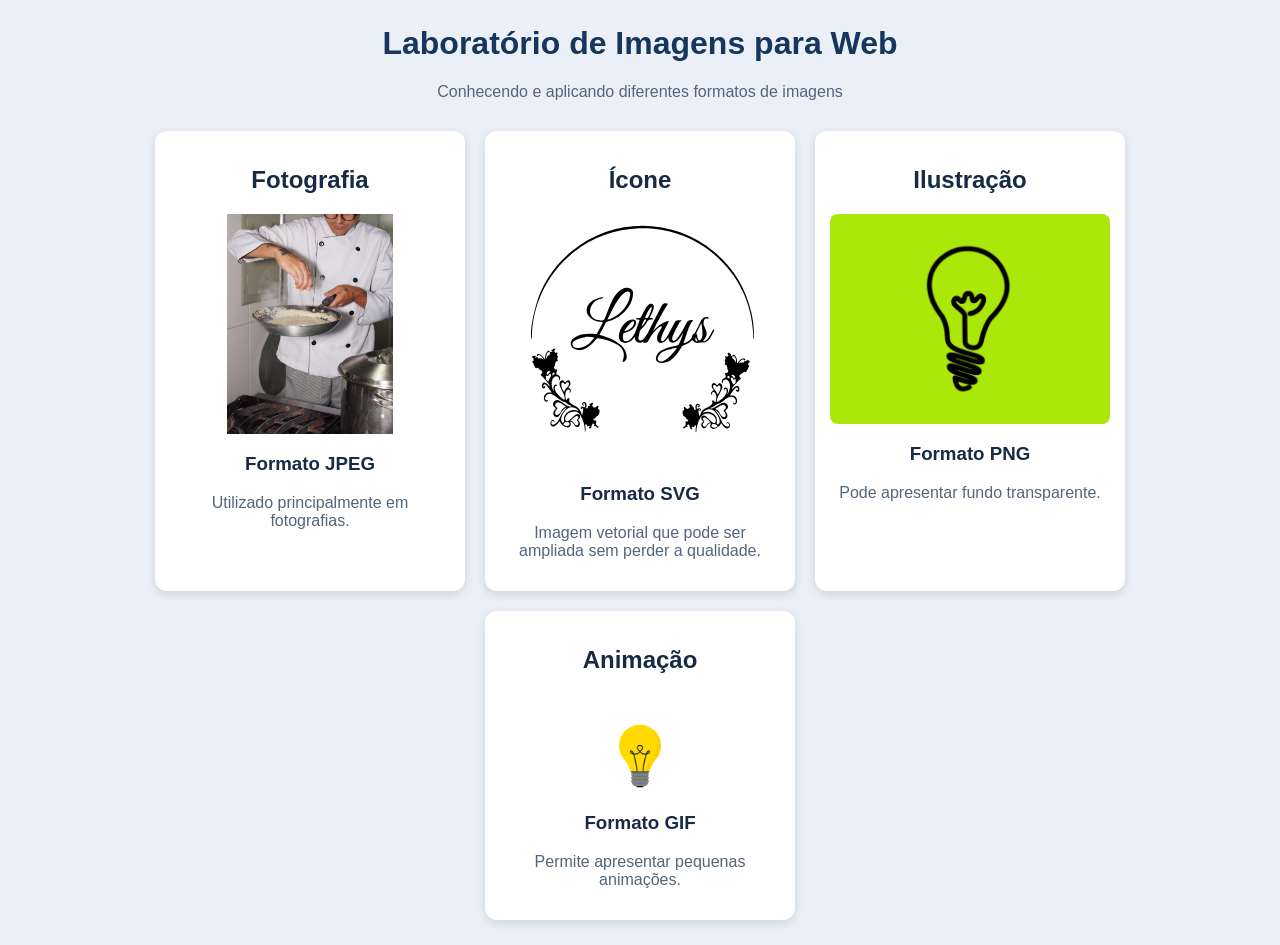
<file: front/index.html>
<head>
    <meta charset="UTF-8">
    <meta name="viewport" content="width=device-width, initial-scale=1.0">
    <title>Laboratório de Imagens</title>

    <style>

        body {
            background: #EAF0F6;
            font-family: Arial;
            color: #172B45;
            margin: 0;
            padding: 25px;
        }

        h1 {
            text-align: center;
            color: #17365D;
        }

        .descricao {
            text-align: center;
            margin-bottom: 30px;
        }

        .galeria {
            display: flex;
            flex-wrap: wrap;
            justify-content: center;
            gap: 20px;
            max-width: 1000px;
            margin: auto;
        }

        .cartao {
            background: white;
            width: 280px;
            padding: 15px;
            border-radius: 12px;
            text-align: center;
            box-shadow: 0 3px 10px #00000020;
        }

        /* JPEG - fotografia */
        .foto {
            width: 100%;
            height: 220px;
            object-fit: contain;
            border-radius: 8px;
        }

        /* SVG - imagem vetorial */
        .icone {
            width: 250px;
            height: 250px;
        }

        /* PNG - fundo transparente */
        .area-png {
            background: #ace70a;
            padding: 15px;
            border-radius: 8px;
        
        }

        .ilustracao {
            width: 180px;
            height: 180px;
            object-fit: contain;
        }

        /* GIF - imagem animada */
        .animacao {
            width: 180px;
            height: 100px;
            object-fit: contain;
        }

        p {
            color: #52657D;
        }

    </style>
</head>

<body>

    <h1>Laboratório de Imagens para Web</h1>

    <p class="descricao">
        Conhecendo e aplicando diferentes formatos de imagens
    </p>

    <div class="galeria">

        <div class="cartao">

            <h2>Fotografia</h2>

            <!-- JPEG -->
            <img src="pexels-daigofotos-32742922.jpg" class="foto"
                alt="Fotografia de um ambiente">

            <h3>Formato JPEG</h3>

            <p>
                Utilizado principalmente em fotografias.
            </p>

        </div>


        <div class="cartao">

            <h2>Ícone</h2>

            <!-- SVG -->
            <img src="file.svg" class="icone"
                alt="Ícone vetorial">

            <h3>Formato SVG</h3>

            <p>
                Imagem vetorial que pode ser ampliada
                sem perder a qualidade.
            </p>

        </div>


        <div class="cartao">

            <h2>Ilustração</h2>

            <!-- PNG -->
            <div class="area-png">

                <img src="Captura_de_tela_2026-11-03_201205-removebg-preview.png"
                    class="ilustracao"
                    alt="Ilustração com transparência">

            </div>

            <h3>Formato PNG</h3>

            <p>
                Pode apresentar fundo transparente.
            </p>

        </div>


        <div class="cartao">

            <h2>Animação</h2>

            <!-- GIF -->
            <img src="giphy.gif" class="animacao"
                alt="Imagem animada">

            <h3>Formato GIF</h3>

            <p>
                Permite apresentar pequenas animações.
            </p>

        </div>

    </div>

</body>
</file>
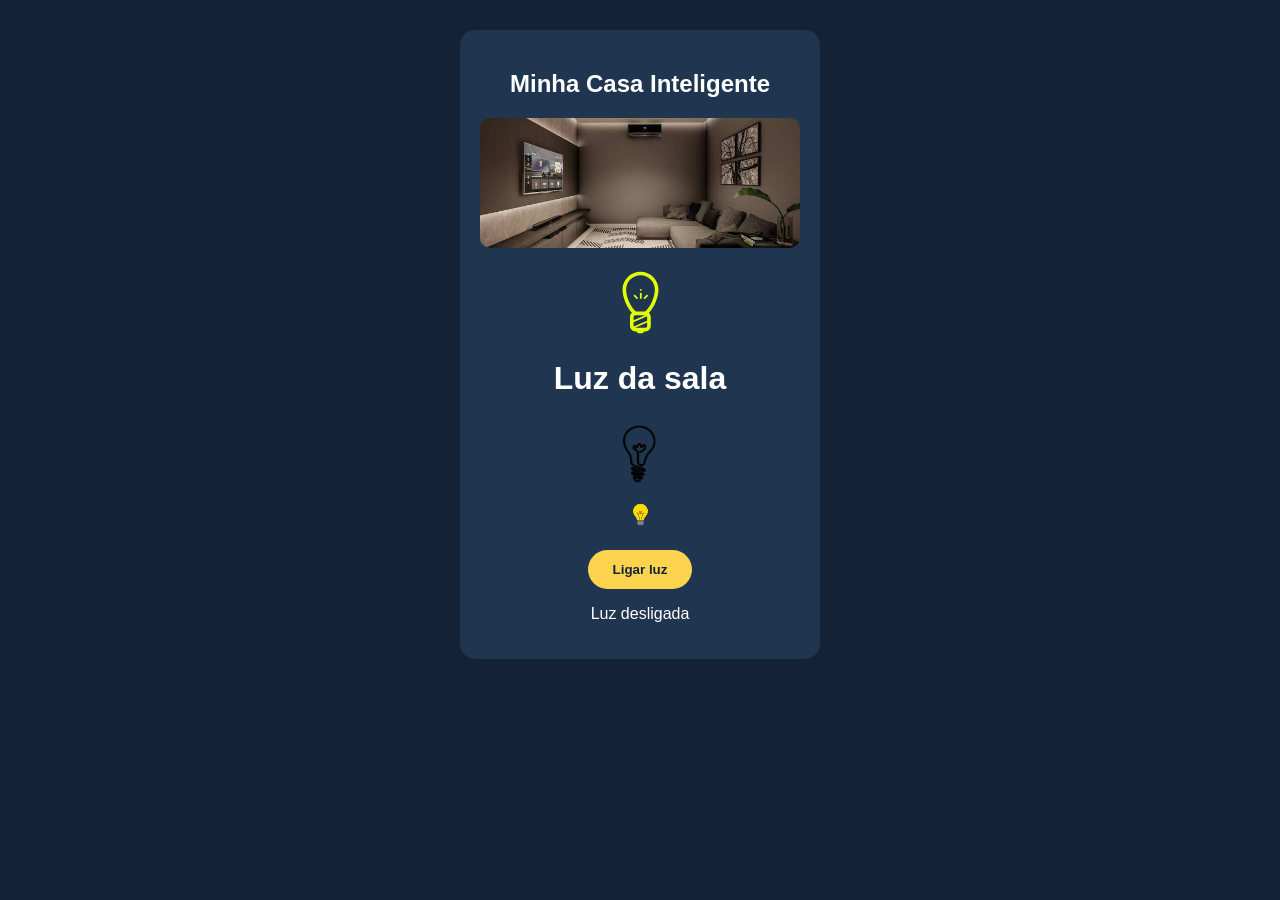
<file: Imagem JPEG,SVG,PNG,GIf/index.html>
<!DOCTYPE html>
<html lang="pt-BR">

<head>
    <meta charset="UTF-8">
    <meta name="viewport" content="width=device-width, initial-scale=1.0">
    <title>Casa Inteligente</title>

    <style>
        body {
            background: #142238;
            color: white;
            font-family: Arial;
            text-align: center;
        }

        .painel {
            width: 320px;
            margin: 30px auto;
            padding: 20px;
            background: #203650;
            border-radius: 15px;
        }

        /* Imagem JPEG */
        .foto {
            width: 100%;
            height: 130px;
            object-fit: cover;
            border-radius: 10px;
        }

        /* Imagem SVG */
        .icone {
            width: 65px;
        }

        /* Imagem PNG */
        .logo {
            width: 70px;
        }

        /* Imagem GIF */
        .gif {
            width: 35px;
        }

        button {
            background: #FCD34D;
            color: #142238;
            padding: 12px 25px;
            border: none;
            border-radius: 20px;
            cursor: pointer;
            font-weight: bold;
        }
    </style>
</head>

<body>

    <div class="painel">

        <h2>Minha Casa Inteligente</h2>

        <!-- JPEG: fotografia da sala -->
        <img src="images (2).jpg" class="foto" alt="Sala de estar">

        <br><br>

        <!-- SVG: ícone vetorial -->
        <img src="lamp-svgrepo-com.svg" class="icone" alt="Ícone de lâmpada">

        <h1>Luz da sala</h1>

        <!-- PNG: imagem com transparência -->
        <img src="Captura_de_tela_2026-11-03_201205-removebg-preview.png" class="logo" alt="Ilustração de lâmpada">

        <br>

        <!-- GIF: imagem animada -->
        <img src="giphy.gif" class="gif" alt="Brilho animado">

        <br><br>

        <button onclick="ligar()">Ligar luz</button>

        <p id="resultado">Luz desligada</p>

    </div>

    <script>
        function ligar() {
            document.getElementById("resultado").innerHTML =
                "Luz ligada!";
        }
    </script>

</body>
</html>
</file>
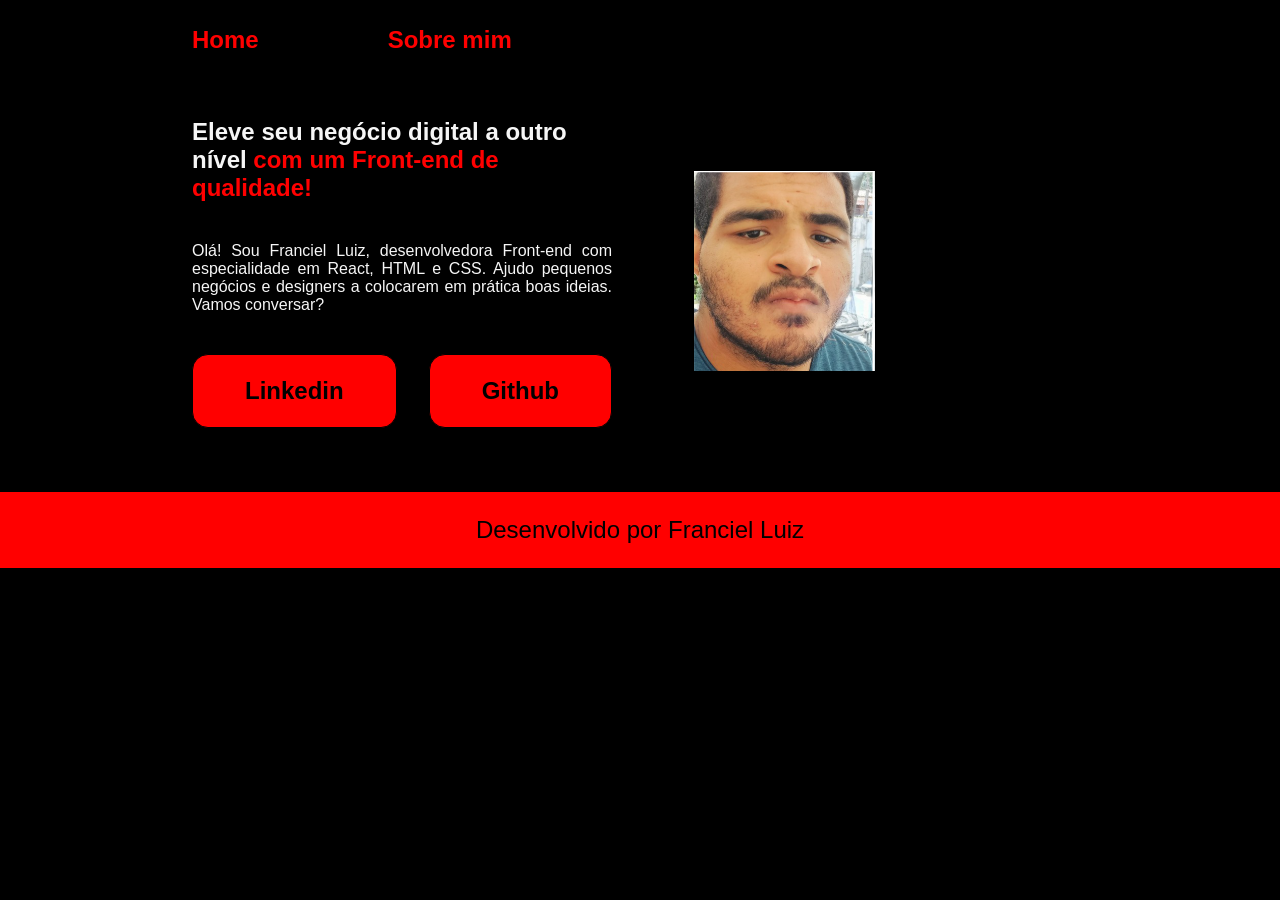
<file: Nova pasta/index.html>
<!DOCTYPE html>
<html lang="en">

<head>
    <meta charset="UTF-8">
    <meta name="viewport" content="width=device-width, initial-scale=1.0">
    <title>Document</title>
    <link rel="stylesheet" href="style.css">
</head>

<body>
    <header>
        <nav class="cabecalho">
            <a href="index.html" class="cabecalho-link">Home</a>
            <a href="sobremim.html" class="cabecalho-link">Sobre mim</a>
        </nav>
    </header>
    <main>
        <section class="container-texto">
            <h1 class="container-texto-titulo">Eleve seu negócio digital a outro nível <strong
                    class="container-titulo-destaque"> com
                    um Front-end de qualidade!</strong></h1>
            <p class="container-texto-paragrafo">Olá! Sou Franciel Luiz, desenvolvedora Front-end com especialidade em
                React, HTML e CSS. Ajudo pequenos negócios e designers a colocarem em prática boas ideias. Vamos
                conversar?</p>
            <div class="container-texto-link">
                <div class="container-texto-link-link">Linkedin</div>
                <div class="container-texto-link-link">Github</div>
            </div>
        </section>
        <section class="container-foto">
            <img src="legal02.png" alt="">
        </section>


    </main>
    <footer>
        <p>Desenvolvido por Franciel Luiz</p>
    </footer>
</body>

</html>
</file>
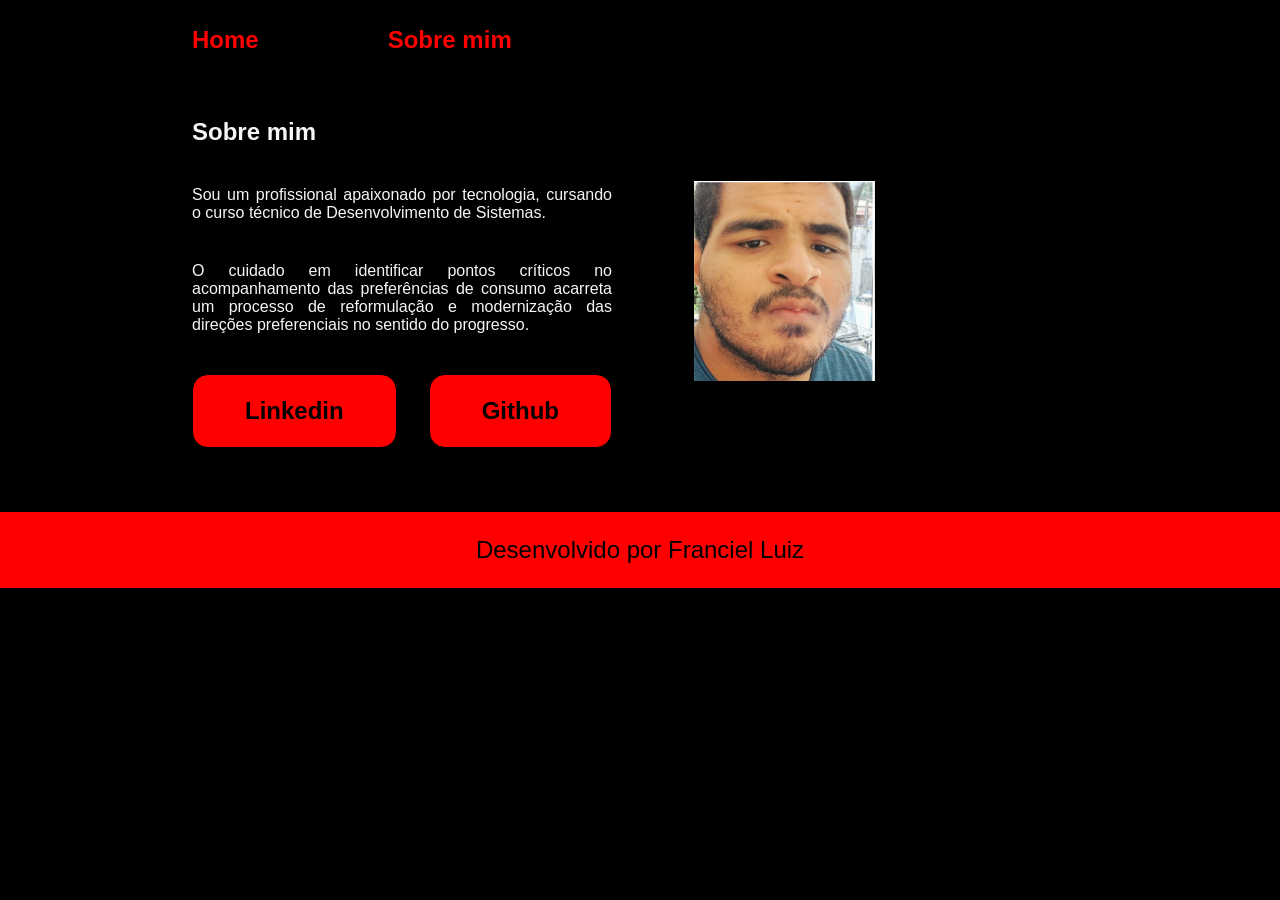
<file: Nova pasta/sobremim.html>
<!DOCTYPE html>
<html lang="en">
<head>
    <meta charset="UTF-8">
    <meta name="viewport" content="width=device-width, initial-scale=1.0">
    <title>Document</title>
    <link rel="stylesheet" href="style.css">
</head>
<body>
    <header>
        <nav class="cabecalho">
            <a href="index.html"class="cabecalho-link">Home</a>
            <a href="sobremim.html" class="cabecalho-link">Sobre mim</a>
        </nav>
    </header>
    <main>
        <section class="container-texto">
            <h1 class="container-texto-titulo">Sobre mim</h1>
            <p class="container-texto-paragrafo">Sou um profissional apaixonado por tecnologia, cursando o curso técnico de Desenvolvimento de Sistemas.</p>
            <p class="container-texto-paragrafo">O cuidado em identificar pontos críticos no acompanhamento das preferências de consumo acarreta um processo de reformulação e modernização das direções preferenciais no sentido do progresso.</p>
            <div class="container-texto-link">
                <div class="container-texto-link-link">Linkedin</div>
                <div class="container-texto-link-link">Github</div>
            </div>
        </section>
        <section class="container-foto">
            <img src="legal02.png" alt="">
        </section>
    </main>
    <footer>
         <p>Desenvolvido por Franciel Luiz</p>
    </footer>
</body>
</html>
</file>
<file: Nova pasta/style.css>
:root {
        --corPrincipal: #ff0000;
        --corSecundaria: #000;
        --corTerciaria: #F6F6F6;

        --fontePrincipal: "Montserrat", sans-serif;
        --fonteSecundaria: "Krona One", sans-serif;
    }

    * {
        margin: 0;
        padding: 0;
    }

    body {
        box-sizing: border-box;
        background-color: var(--corSecundaria);
        color: var(--corTerciaria);
    }

    header {
        background-color: var(--corSecundaria);
        padding: 2% 0% 0% 15%;
    }

    .cabecalho {
        display: flex;
        gap: 129px;
    }

    .cabecalho-link {
        color: var(--corPrincipal);
        font-family: var(--fontePrincipal);
        font-size: 24px;
        font-weight: bold;
        text-decoration: none;

    }

    main {
        padding: 5% 15%;
        display: flex;
        align-items: center;
        justify-content: space-between;
        gap: 82px;
    }

    .container-titulo-destaque {
        color: var(--corPrincipal);
    }

    .container-texto {
        width: 50%;
        display: flex;
        flex-direction: column;
        gap: 40px;
    }

    .container-texto-titulo {
        font-family: var(--fonteSecundaria);
        color: var(--corTerciaria);
    }

    .container-texto-paragrafo {
        font-family: var(--fontePrincipal);
        color: var(--corTerciaria);
        font-size: 16px;
        font-weight: 1;
        text-align: justify;
    }

    .container-texto-link {
        display: flex;
        flex-direction: row;
        justify-content: space-between;
        align-items: center;
        gap: 32px;
    }

    .container-texto-link-link {
        background-color: var(--corPrincipal);
        border: solid 1px;
        border-radius: 16px;
        padding: 22px 52px;
        color: var(--corSecundaria);
        font-size: 24px;
        font-family: var(--fontePrincipal);
        font-weight: 600;
    }

    .container-foto {
        width: 50%;
    }

    footer {
        color: var(--corSecundaria);
        background-color: var(--corPrincipal);
        padding: 24px;
        text-align: center;
        font-family: var(--fontePrincipal);
        font-size: 1.5rem;
        font-weight: 400;
    }







    @media(max-width: 600px) {
        .cabecalho {
            padding: 10%;
        }

        .cabecalho__menu {
            justify-content: center;
        }

        main {

            flex-direction: column-reverse;
        }

        .container-texto {
            width: 100%;
            flex-direction: column;
            gap: 40px;
        }

        .container-foto {
            width: 100%;
            align-items: center;
            justify-content: center;
        }
    }
</file>
